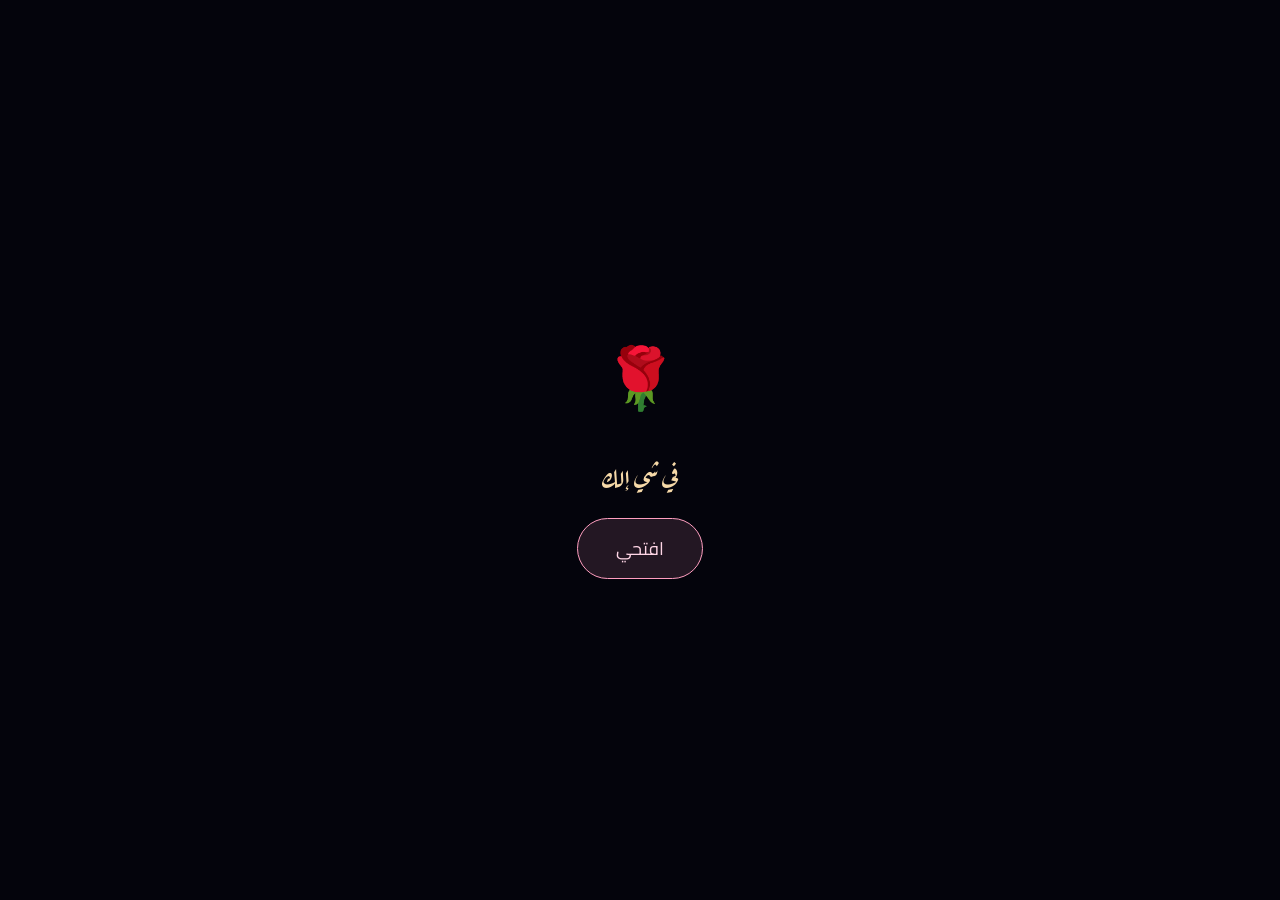
<file: love-page-2/index.html>
<!doctype html>
<html lang="ar" dir="rtl">
<head>
<meta charset="utf-8">
<meta name="viewport" content="width=device-width, initial-scale=1, viewport-fit=cover">
<title>بحبك يا أحلى وردة</title>
<link rel="preconnect" href="https://fonts.googleapis.com">
<link href="https://fonts.googleapis.com/css2?family=Aref+Ruqaa:wght@400;700&family=Cairo:wght@300;400&display=swap" rel="stylesheet">
<style>
  *{box-sizing:border-box;margin:0;padding:0}
  html,body{height:100%;background:#04040c;overflow:hidden}
  body{font-family:'Cairo',sans-serif;color:#ffd6e6}
  canvas{position:fixed;inset:0;width:100%;height:100%;display:block}

  #quote{
    position:fixed;top:max(5vh,28px);left:0;right:0;text-align:center;z-index:3;padding:0 16px;
    font-family:'Aref Ruqaa',serif;font-weight:700;font-size:clamp(30px,7.5vw,56px);line-height:1.5;
    color:#ffe3ee;text-shadow:0 0 18px rgba(255,150,190,.55);min-height:1.6em;
  }
  #quote .caret{display:inline-block;width:2px;height:.9em;background:#ffb6cf;margin-inline-start:6px;vertical-align:middle;animation:blink 1s steps(1) infinite}
  @keyframes blink{50%{opacity:0}}

  #intro{
    position:fixed;inset:0;z-index:10;display:flex;flex-direction:column;align-items:center;justify-content:center;gap:22px;
    background:#04040c;transition:opacity 1s ease,visibility 1s;
  }
  #intro.hide{opacity:0;visibility:hidden}
  #intro .rose{font-size:60px;animation:pulse 2s ease-in-out infinite}
  #intro p{font-family:'Aref Ruqaa',serif;font-size:26px;color:#f6d9a8}
  #openBtn{
    font-family:'Cairo',sans-serif;font-size:18px;padding:13px 38px;border-radius:999px;border:1px solid #ff9ec0;
    background:rgba(255,158,192,.12);color:#ffd6e6;cursor:pointer;transition:.3s;
  }
  #openBtn:hover{background:#ff9ec0;color:#2a0f1c;transform:scale(1.05)}
  @keyframes pulse{50%{transform:scale(1.15)}}

  #music{
    position:fixed;top:14px;left:14px;z-index:5;width:42px;height:42px;border-radius:50%;
    border:1px solid rgba(255,158,192,.6);background:rgba(4,4,12,.6);color:#ffd6e6;font-size:18px;cursor:pointer;
  }
</style>
</head>
<body>

<canvas id="c"></canvas>
<div id="quote"></div>
<button id="music" aria-label="music">🎵</button>

<div id="intro">
  <div class="rose">🌹</div>
  <p>في شي إلك</p>
  <button id="openBtn">افتحي</button>
</div>

<audio id="audio" src="music.mp3" loop preload="auto"></audio>

<script src="points.js"></script>
<script>
(() => {
  const TEXT = 'بحبك يا أحلى وردة بحياتي';
  const COLORS = ['#ffa5b9','#cda5ff','#a5d2ff','#ffd7af','#ffbed7'];

  const cv = document.getElementById('c');
  const ctx = cv.getContext('2d');
  const quote = document.getElementById('quote');
  const audio = document.getElementById('audio');
  let W, H, dpr, scale, ox, oy;

  function resize(){
    dpr = Math.min(window.devicePixelRatio || 1, 2);
    W = innerWidth; H = innerHeight;
    cv.width = W*dpr; cv.height = H*dpr;
    ctx.setTransform(dpr,0,0,dpr,0,0);
    const topSpace = Math.max(H*0.17, 90);
    const availH = H - topSpace - H*0.03;
    scale = Math.min(W*0.98/EDGE.w, availH/EDGE.h);
    ox = (W - EDGE.w*scale)/2;
    oy = topSpace + (availH - EDGE.h*scale)/2;
    parts.forEach(p => { p.tx = ox + p.sx*scale; p.ty = oy + p.sy*scale; });
  }

  // particles
  const parts = EDGE.p.map(([x,y]) => ({
    sx:x, sy:y, tx:0, ty:0,
    x:Math.random()*innerWidth, y:Math.random()*innerHeight,
    vx:(Math.random()-.5)*.6, vy:(Math.random()-.5)*.6,
    c:Math.floor(Math.random()*COLORS.length),
    s:.7+Math.random()*1.3,
    ph:Math.random()*6.28, delay:Math.random()
  }));
  // background stars
  const stars = Array.from({length:130},()=>({
    x:Math.random(), y:Math.random(), r:Math.random()*1.2+.3, ph:Math.random()*6.28
  }));
  resize(); addEventListener('resize', resize);

  let t0 = null, typed = false;
  const GATHER = 7000;   // ms for particles to fly in

  const ease = t => t<.5 ? 4*t*t*t : 1-Math.pow(-2*t+2,3)/2;

  function frame(now){
    if(t0===null) t0 = now;
    const t = now - t0;
    ctx.fillStyle = 'rgba(4,4,12,.35)';
    ctx.fillRect(0,0,W,H);

    // stars
    for(const s of stars){
      const a = .25 + .35*Math.sin(now/700 + s.ph);
      ctx.fillStyle = `rgba(255,220,235,${a})`;
      ctx.fillRect(s.x*W, s.y*H, s.r, s.r);
    }

    const buckets = COLORS.map(()=>[]);
    for(const p of parts){
      const local = Math.min(1, Math.max(0, (t - p.delay*GATHER*0.55) / (GATHER*0.45)));
      const k = ease(local);
      let x, y;
      if(local < 1){
        // drift while waiting, then glide to target
        p.x += p.vx; p.y += p.vy;
        if(p.x<0||p.x>W) p.vx*=-1;
        if(p.y<0||p.y>H) p.vy*=-1;
        x = p.x + (p.tx - p.x)*k;
        y = p.y + (p.ty - p.y)*k;
      } else {
        x = p.tx + Math.sin(now/900 + p.ph)*.6;
        y = p.ty + Math.cos(now/1100 + p.ph)*.6;
      }
      p.rx = x; p.ry = y;
      buckets[p.c].push(p);
    }
    const tw = now/260;
    buckets.forEach((arr,i)=>{
      ctx.fillStyle = COLORS[i];
      for(const p of arr){
        const sz = p.s * (0.8 + 0.5*Math.sin(tw + p.ph)) * Math.max(1.1, scale*2.4);
        ctx.globalAlpha = .7 + .3*Math.abs(Math.sin(tw*.7 + p.ph));
        ctx.fillRect(p.rx, p.ry, sz, sz);
      }
    });
    ctx.globalAlpha = 1;

    if(!typed && t > GATHER*0.8){ typed = true; typeText(); }
    requestAnimationFrame(frame);
  }

  function typeText(){
    let i = 0;
    const caret = '<span class="caret"></span>';
    const step = () => {
      i++;
      quote.innerHTML = TEXT.slice(0,i) + caret;
      if(i < TEXT.length) setTimeout(step, 190);
    };
    step();
  }

  // start
  let started = false;
  document.getElementById('openBtn').addEventListener('click', () => {
    document.getElementById('intro').classList.add('hide');
    audio.volume = .75;
    audio.play().catch(()=>{});
    if(!started){ started = true; t0 = null; requestAnimationFrame(frame); }
  });

  const musicBtn = document.getElementById('music');
  musicBtn.addEventListener('click', () => {
    if(audio.paused){ audio.play(); musicBtn.textContent = '🎵'; }
    else { audio.pause(); musicBtn.textContent = '🔇'; }
  });

  // draw a first dark frame behind the intro
  ctx.fillStyle = '#04040c'; ctx.fillRect(0,0,W,H);
})();
</script>
</body>
</html>
</file>
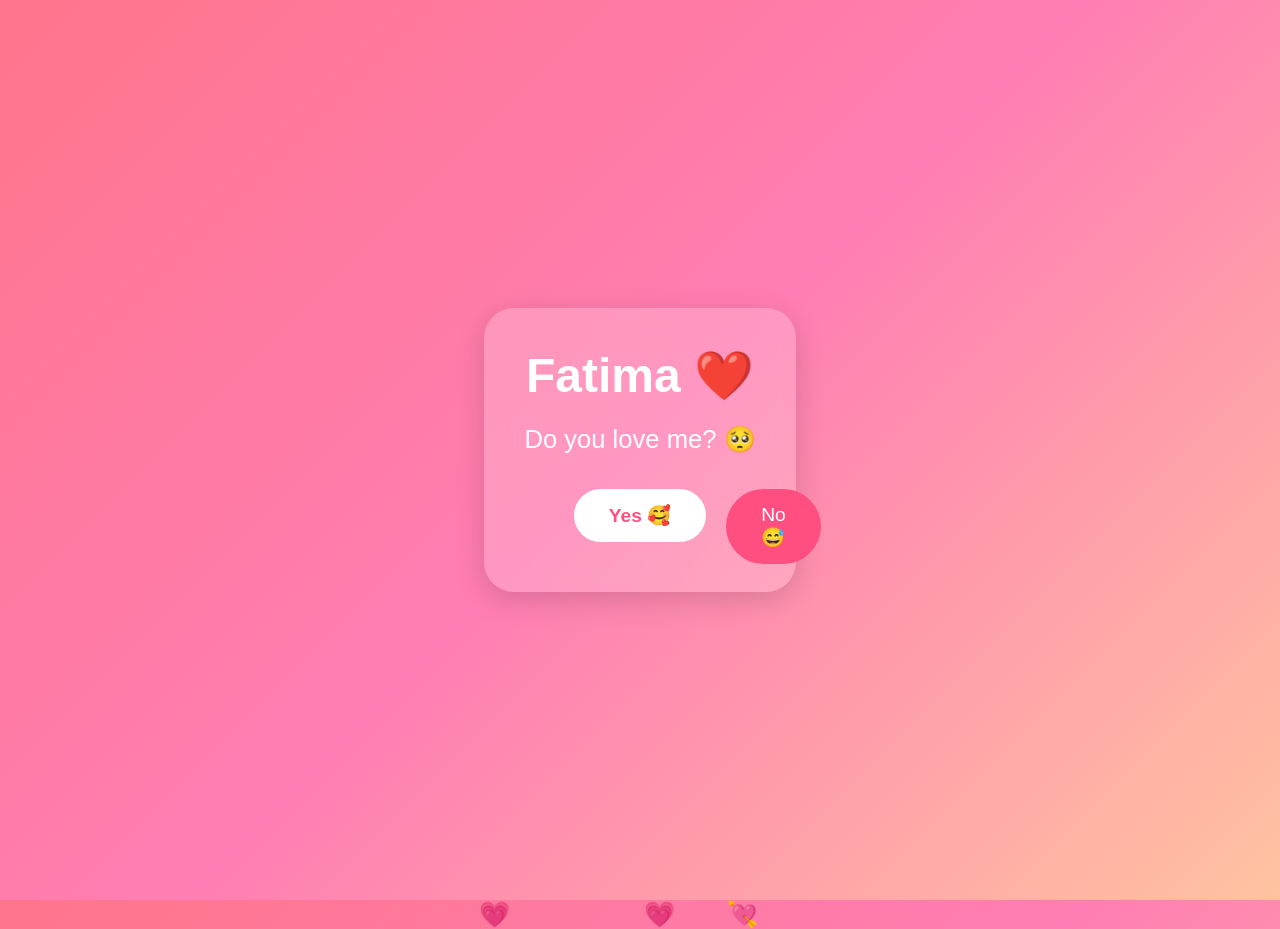
<file: Click.html>
<!DOCTYPE html>
<html lang="en">
<head>
<meta charset="UTF-8">
<meta name="viewport" content="width=device-width, initial-scale=1.0">
<title>For Fatima ❤️</title>

<style>
*{
    margin:0;
    padding:0;
    box-sizing:border-box;
}

body{
    font-family:'Segoe UI',sans-serif;
    overflow:hidden;
    height:100vh;
    background:linear-gradient(135deg,#ff758c,#ff7eb3,#ffc3a0);
}

.page{
    width:100%;
    height:100vh;
    display:flex;
    flex-direction:column;
    justify-content:center;
    align-items:center;
    text-align:center;
}

.hidden{
    display:none;
}

.card{
    background:rgba(255,255,255,0.2);
    backdrop-filter:blur(10px);
    padding:40px;
    border-radius:30px;
    box-shadow:0 8px 30px rgba(0,0,0,0.15);
}

h1{
    color:white;
    font-size:3rem;
    margin-bottom:20px;
}

p{
    color:white;
    font-size:1.2rem;
    margin-top:15px;
}

button{
    border:none;
    border-radius:50px;
    padding:15px 35px;
    margin:10px;
    font-size:1.2rem;
    cursor:pointer;
    transition:0.3s;
}

#yesBtn{
    background:white;
    color:#ff4f81;
    font-weight:bold;
}

#yesBtn:hover{
    transform:scale(1.1);
}

#noBtn{
    background:#ff4f81;
    color:white;
    position:absolute;
}

.heart{
    position:absolute;
    color:white;
    font-size:25px;
    animation:float linear infinite;
    pointer-events:none;
}

@keyframes float{
    from{
        transform:translateY(100vh);
        opacity:1;
    }
    to{
        transform:translateY(-120px);
        opacity:0;
    }
}

.big-heart{
    font-size:90px;
    animation:pulse 1.5s infinite;
}

@keyframes pulse{
    0%{transform:scale(1);}
    50%{transform:scale(1.15);}
    100%{transform:scale(1);}
}

.message{
    max-width:700px;
    line-height:1.8;
    margin-top:20px;
}

.sparkle{
    position:absolute;
    font-size:20px;
    animation:twinkle 2s infinite;
}

@keyframes twinkle{
    0%,100%{opacity:0.2;}
    50%{opacity:1;}
}
</style>
</head>

<body>

<div id="page1" class="page">
    <div class="card">
        <h1>Fatima ❤️</h1>
        <p style="font-size:1.6rem;">Do you love me? 🥺</p>

        <div style="margin-top:25px;">
            <button id="yesBtn">Yes 🥰</button>
            <button id="noBtn">No 😅</button>
        </div>
    </div>
</div>

<div id="page2" class="page hidden">

    <div class="big-heart">❤️</div>

    <h1>I LOVE YOU TOO, FATIMA ❤️</h1>

    <div class="card message">
        <p>
            Every day with you is my favorite day. 💕
            <br><br>
            Your smile makes everything better,
            your kindness makes life brighter,
            and your presence makes my world complete.
            <br><br>
            Thank you for being you. 🌹
            <br><br>
            I hope this little surprise made you smile.
            <br><br>
            Love always,
            <br>
            <strong> Abbas ❤️</strong>
        </p>
    </div>

    <h2 style="margin-top:25px;color:white;font-size:2rem;">
        🥰 💖 🌹 💕 ✨ 💘 ❤️
    </h2>

</div>

<script>

// Floating hearts in background
function createHeart(){
    const heart = document.createElement("div");
    heart.classList.add("heart");
    heart.innerHTML = ["❤️","💖","💕","💘","💗"][Math.floor(Math.random()*5)];

    heart.style.left = Math.random()*100 + "vw";
    heart.style.animationDuration = (Math.random()*4+3)+"s";

    document.body.appendChild(heart);

    setTimeout(()=>{
        heart.remove();
    },7000);
}

setInterval(createHeart,300);

// No button escapes
const noBtn = document.getElementById("noBtn");

function moveButton(){
    const maxX = window.innerWidth - 120;
    const maxY = window.innerHeight - 80;

    noBtn.style.left = Math.random()*maxX + "px";
    noBtn.style.top = Math.random()*maxY + "px";
}

noBtn.addEventListener("mouseover", moveButton);
noBtn.addEventListener("click", moveButton);
noBtn.addEventListener("touchstart", moveButton);

// Yes button
document.getElementById("yesBtn").addEventListener("click",()=>{

    document.getElementById("page1").classList.add("hidden");
    document.getElementById("page2").classList.remove("hidden");

    for(let i=0;i<40;i++){
        setTimeout(createHeart,i*100);
    }

    // Sparkles
    for(let i=0;i<30;i++){
        const star=document.createElement("div");
        star.classList.add("sparkle");
        star.innerHTML="✨";

        star.style.left=Math.random()*100+"vw";
        star.style.top=Math.random()*100+"vh";

        document.body.appendChild(star);
    }
});

</script>

</body>
</html>
</file>
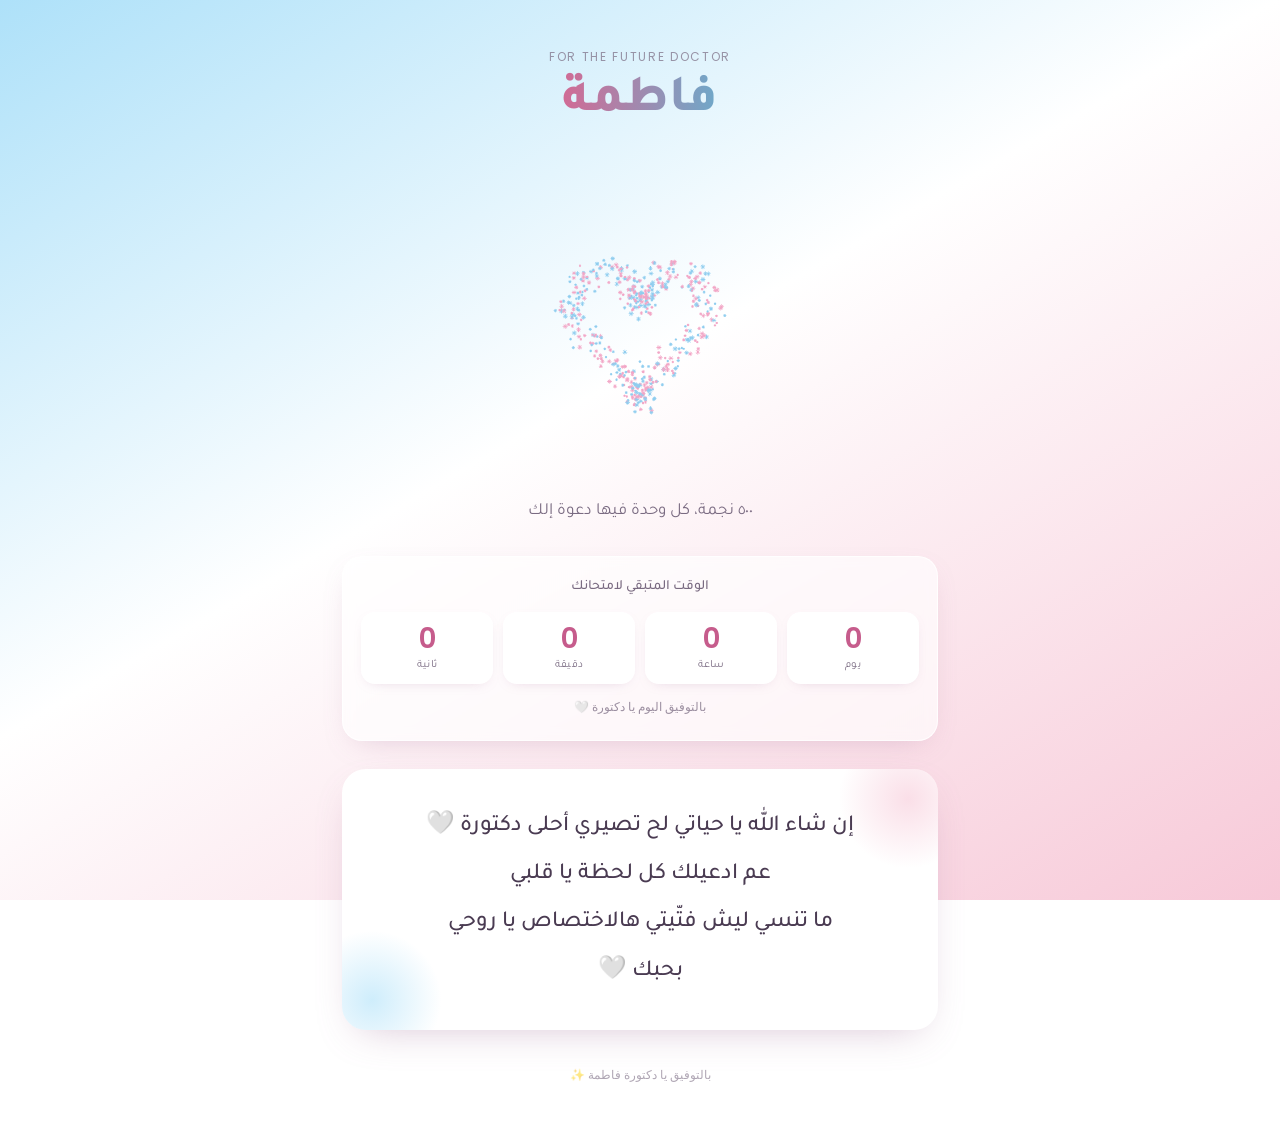
<file: fatima.html>
<!DOCTYPE html>
<html lang="ar" dir="rtl">
<head>
<meta charset="UTF-8">
<meta name="viewport" content="width=device-width, initial-scale=1, viewport-fit=cover">
<title>لفاطمة 🤍</title>
<link rel="preconnect" href="https://fonts.googleapis.com">
<link rel="preconnect" href="https://fonts.gstatic.com" crossorigin>
<link href="https://fonts.googleapis.com/css2?family=Tajawal:wght@300;400;500;700;800&family=Poppins:wght@300;400;500;600&display=swap" rel="stylesheet">
<style>
  :root{
    --pink:#f7c9d8;
    --pink-deep:#f3a9c4;
    --sky:#aee1f9;
    --sky-deep:#8fd0f3;
    --white:#ffffff;
    --ink:#4a3b52;
    --ink-soft:#7a6b82;
    --star-pink:#f2a6c6;
    --star-blue:#8fcdef;
    box-sizing:border-box;
    padding-top: env(safe-area-inset-top, 0px);
    padding-bottom: env(safe-area-inset-bottom, 0px);
  }
  *{box-sizing:border-box;}
  html,body{
    margin:0;
    min-height:100%;
    background: linear-gradient(150deg, var(--sky) 0%, var(--white) 45%, var(--pink) 100%);
    background-attachment:fixed;
    font-family:'Tajawal', sans-serif;
    color:var(--ink);
    overflow-x:hidden;
  }
  html{ scroll-padding-top: env(safe-area-inset-top, 0px); }

  .wrap{
    max-width:640px;
    margin:0 auto;
    padding:48px 22px 64px;
    min-height:100vh;
    display:flex;
    flex-direction:column;
    align-items:center;
  }

  .eng-label{
    font-family:'Poppins', sans-serif;
    font-size:12px;
    letter-spacing:0.14em;
    color:var(--ink-soft);
    opacity:0.7;
    margin-bottom:6px;
  }

  h1.name{
    font-size:clamp(34px, 8vw, 52px);
    font-weight:800;
    margin:0 0 2px;
    background:linear-gradient(90deg, #d16b95, #6fa8c9);
    -webkit-background-clip:text;
    background-clip:text;
    color:transparent;
  }

  .canvas-wrap{
    position:relative;
    width:min(78vw, 340px);
    aspect-ratio:1/1;
    margin: 18px 0 8px;
  }
  canvas{
    width:100%;
    height:100%;
    display:block;
  }

  .tagline{
    text-align:center;
    font-size:17px;
    color:var(--ink-soft);
    margin:0 0 34px;
    font-weight:400;
  }

  /* Countdown */
  .countdown-card{
    width:100%;
    background:rgba(255,255,255,0.65);
    backdrop-filter: blur(6px);
    border:1px solid rgba(255,255,255,0.8);
    border-radius:20px;
    padding:22px 18px 24px;
    box-shadow: 0 10px 30px -14px rgba(160, 110, 150, 0.35);
    margin-bottom:28px;
  }
  .countdown-title{
    text-align:center;
    font-size:14px;
    font-weight:500;
    color:var(--ink-soft);
    margin:0 0 16px;
  }
  .countdown-grid{
    display:grid;
    grid-template-columns:repeat(4,1fr);
    gap:10px;
  }
  .cd-unit{
    background:var(--white);
    border-radius:14px;
    padding:12px 4px;
    text-align:center;
    box-shadow: 0 4px 14px -8px rgba(160,110,150,0.4);
  }
  .cd-num{
    font-family:'Poppins', sans-serif;
    font-size:clamp(20px, 5.5vw, 28px);
    font-weight:600;
    color:#c65c8c;
    line-height:1.1;
  }
  .cd-label{
    font-size:11px;
    color:var(--ink-soft);
    margin-top:4px;
    letter-spacing:0.02em;
  }
  .exam-date{
    text-align:center;
    font-size:12px;
    color:var(--ink-soft);
    margin-top:14px;
    font-family:'Poppins', sans-serif;
    opacity:0.75;
  }

  /* Message card */
  .message-card{
    width:100%;
    background:var(--white);
    border-radius:24px;
    padding:34px 26px;
    box-shadow: 0 14px 40px -18px rgba(160, 110, 150, 0.45);
    position:relative;
    overflow:hidden;
  }
  .message-card::before{
    content:"";
    position:absolute;
    top:-40px;
    right:-40px;
    width:140px;
    height:140px;
    background: radial-gradient(circle, var(--pink) 0%, transparent 70%);
    opacity:0.6;
  }
  .message-card::after{
    content:"";
    position:absolute;
    bottom:-40px;
    left:-40px;
    width:140px;
    height:140px;
    background: radial-gradient(circle, var(--sky) 0%, transparent 70%);
    opacity:0.6;
  }
  .message-text{
    position:relative;
    font-size:clamp(19px, 4.6vw, 23px);
    line-height:2.1;
    font-weight:500;
    color:var(--ink);
    text-align:center;
    white-space:pre-line;
  }
  .heart-emoji{
    color:#e39ab8;
  }

  footer{
    margin-top:36px;
    text-align:center;
    font-size:12px;
    color:var(--ink-soft);
    opacity:0.6;
    font-family:'Poppins', sans-serif;
  }

  @media (prefers-reduced-motion: reduce){
    * { animation-duration: 0.001ms !important; }
  }
</style>
</head>
<body>
<div class="wrap">

  <div class="eng-label">FOR THE FUTURE DOCTOR</div>
  <h1 class="name">فاطمة</h1>

  <div class="canvas-wrap">
    <canvas id="c" width="600" height="600"></canvas>
  </div>

  <p class="tagline">٥٠٠ نجمة، كل وحدة فيها دعوة إلك</p>

  <div class="countdown-card">
    <div class="countdown-title">الوقت المتبقي لامتحانك</div>
    <div class="countdown-grid">
      <div class="cd-unit"><div class="cd-num" id="cd-days">-</div><div class="cd-label">يوم</div></div>
      <div class="cd-unit"><div class="cd-num" id="cd-hours">-</div><div class="cd-label">ساعة</div></div>
      <div class="cd-unit"><div class="cd-num" id="cd-mins">-</div><div class="cd-label">دقيقة</div></div>
      <div class="cd-unit"><div class="cd-num" id="cd-secs">-</div><div class="cd-label">ثانية</div></div>
    </div>
    <div class="exam-date" id="exam-note">الامتحان بتاريخ ٢٤ أيلول</div>
  </div>

  <div class="message-card">
    <div class="message-text">إن شاء الله يا حياتي لح تصيري أحلى دكتورة <span class="heart-emoji">🤍</span>
عم ادعيلك كل لحظة يا قلبي
ما تنسي ليش فتّيتي هالاختصاص يا روحي
بحبك <span class="heart-emoji">🤍</span></div>
  </div>

  <footer>بالتوفيق يا دكتورة فاطمة ✨</footer>
</div>

<script>
// ---------- Heart of stars animation (pink + sky blue palette) ----------
const canvas = document.getElementById('c');
const ctx = canvas.getContext('2d');
const W = canvas.width, H = canvas.height;
const CX = W/2, CY = H/2;

const N = 500;
const STEPS = 50;
const FRAME_MS = 25;
const PAUSE_MS = 1600;

function rand(min, max){ return Math.random() * (max - min) + min; }
function randInt(min, max){ return Math.floor(rand(min, max+1)); }

function buildStars(){
  const stars = [];
  for(let i=0;i<N;i++){
    const a = 2*Math.PI*(i/N);
    const baseX = 16 * Math.pow(Math.sin(a),3) * 8.2;
    const baseY = (13*Math.cos(a) - 5*Math.cos(2*a) - 2*Math.cos(3*a) - Math.cos(4*a)) * 8.2;

    const tx = baseX + rand(-12,12);
    const ty = baseY + rand(-12,12);

    const sx = randInt(-260,260);
    const sy = randInt(-260,260);
    const size = rand(2,4.5);
    const color = Math.random() < 0.5 ? '#f2a6c6' : '#8fcdef';

    stars.push({sx, sy, tx, ty, size, color});
  }
  return stars;
}

function toCanvas(x, y){
  return [CX + x, CY - y];
}

function drawStar(x, y, size, color){
  const [cx, cy] = toCanvas(x, y);
  ctx.strokeStyle = color;
  ctx.lineWidth = 1.1;
  ctx.beginPath();
  [0,45,90,135].forEach(angleDeg => {
    const rad = angleDeg * Math.PI/180;
    const dx = size * Math.cos(rad);
    const dy = size * Math.sin(rad);
    const [x1,y1] = toCanvas(x - dx, y - dy);
    const [x2,y2] = toCanvas(x + dx, y + dy);
    ctx.moveTo(x1,y1);
    ctx.lineTo(x2,y2);
  });
  ctx.stroke();
}

function easeSin(progress){
  return Math.sin(progress * Math.PI / 2);
}

let stars = buildStars();
let frame = 0;
let holding = false;
let holdStart = 0;

function render(now){
  if(holding){
    if(now - holdStart >= PAUSE_MS){
      holding = false;
      stars = buildStars();
      frame = 0;
    }
    requestAnimationFrame(render);
    return;
  }

  ctx.clearRect(0,0,W,H);
  const progress = frame / STEPS;
  const eased = easeSin(progress);

  for(const s of stars){
    const cx = s.sx + (s.tx - s.sx) * eased;
    const cy = s.sy + (s.ty - s.sy) * eased;
    drawStar(cx, cy, s.size, s.color);
  }

  frame++;
  if(frame > STEPS){
    holding = true;
    holdStart = now;
    requestAnimationFrame(render);
    return;
  }
  setTimeout(() => requestAnimationFrame(render), FRAME_MS);
}
requestAnimationFrame(render);

// ---------- Countdown to exam ----------
// Exam date: September 24, 2026, start of day (local time)
const examDate = new Date(2026, 8, 24, 0, 0, 0);

function updateCountdown(){
  const now = new Date();
  let diff = examDate - now;

  const daysEl = document.getElementById('cd-days');
  const hoursEl = document.getElementById('cd-hours');
  const minsEl = document.getElementById('cd-mins');
  const secsEl = document.getElementById('cd-secs');
  const note = document.getElementById('exam-note');

  if(diff <= 0){
    daysEl.textContent = '0';
    hoursEl.textContent = '0';
    minsEl.textContent = '0';
    secsEl.textContent = '0';
    note.textContent = 'بالتوفيق اليوم يا دكتورة 🤍';
    return;
  }

  const days = Math.floor(diff / (1000*60*60*24));
  const hours = Math.floor((diff / (1000*60*60)) % 24);
  const mins = Math.floor((diff / (1000*60)) % 60);
  const secs = Math.floor((diff / 1000) % 60);

  daysEl.textContent = days;
  hoursEl.textContent = hours;
  minsEl.textContent = mins;
  secsEl.textContent = secs;
}
updateCountdown();
setInterval(updateCountdown, 1000);
</script>
</body>
</html>
</file>
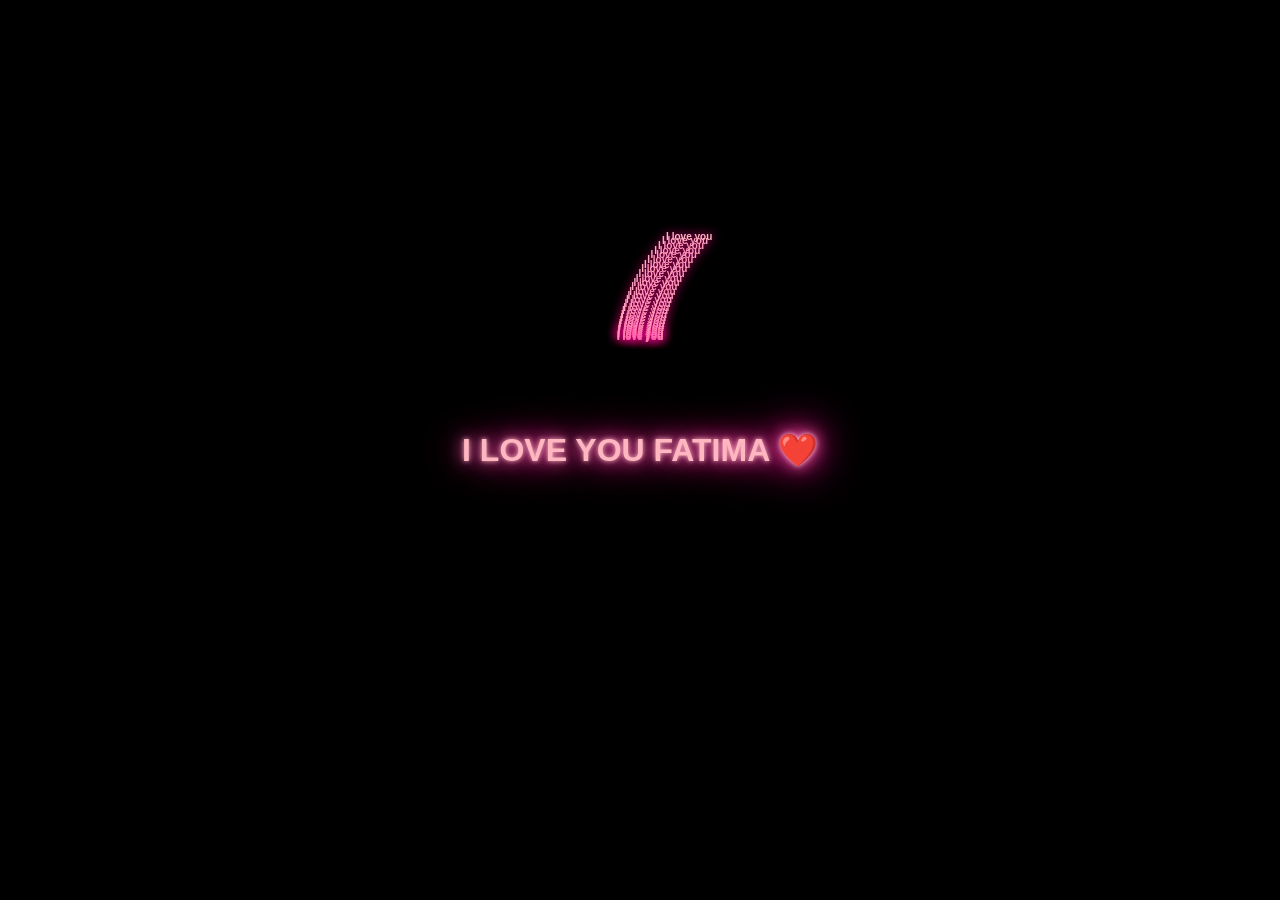
<file: love.html>
<!DOCTYPE html>
<html lang="en">
<head>
    <meta charset="UTF-8">
    <meta name="viewport" content="width=device-width, initial-scale=1.0">

    <title>I Love You Fatima ❤️</title>

    <style>
        * {
            margin: 0;
            padding: 0;
            box-sizing: border-box;
        }

        body {
            background: #000;
            overflow: hidden;
            width: 100vw;
            height: 100vh;

            display: flex;
            justify-content: center;
            align-items: center;
        }

        canvas {
            position: absolute;
            inset: 0;
        }

        .message {
            position: absolute;

            color: #ffb6c1;
            font-family: Arial, sans-serif;
            font-size: 32px;
            font-weight: bold;

            text-align: center;

            text-shadow:
                0 0 5px #ffb6c1,
                0 0 15px #ff69b4,
                0 0 30px #ff1493,
                0 0 50px #ff1493;

            opacity: 0;

            animation: messageAppear 3s ease-in-out forwards;
            animation-delay: 8s;

            z-index: 10;
        }

        @keyframes messageAppear {

            0% {
                opacity: 0;
                transform: scale(0.5);
            }

            60% {
                opacity: 1;
                transform: scale(1.1);
            }

            100% {
                opacity: 1;
                transform: scale(1);
            }

        }
    </style>
</head>

<body>

<canvas id="heartCanvas"></canvas>

<div class="message">
    I LOVE YOU FATIMA ❤️
</div>

<script>

    const canvas = document.getElementById("heartCanvas");
    const ctx = canvas.getContext("2d");

    canvas.width = window.innerWidth;
    canvas.height = window.innerHeight;


    /*
        HEART SETTINGS
    */

    const points = [];

    const scale = Math.min(
        window.innerWidth,
        window.innerHeight
    ) / 40;


    /*
        CREATE HEART
    */

    for (let i = 0; i < 360; i++) {

        const angle = i * Math.PI / 180;

        const x =
            16 * Math.pow(Math.sin(angle), 3);

        const y =
            13 * Math.cos(angle)
            - 5 * Math.cos(2 * angle)
            - 2 * Math.cos(3 * angle)
            - Math.cos(4 * angle);

        points.push({
            x: x * scale,
            y: -y * scale
        });
    }


    /*
        DRAWING PROGRESS
    */

    let progress = 0;


    function drawHeart() {

        ctx.clearRect(
            0,
            0,
            canvas.width,
            canvas.height
        );


        const centerX = canvas.width / 2;
        const centerY = canvas.height / 2;


        /*
            HOW MANY POINTS TO DRAW
        */

        const visiblePoints =
            Math.floor(progress * points.length);


        /*
            DRAW HEART
        */

        for (let i = 0; i < visiblePoints; i++) {

            const p = points[i];

            ctx.save();

            ctx.translate(
                centerX + p.x,
                centerY + p.y
            );


            ctx.font = "bold 10px Arial";

            ctx.textAlign = "center";
            ctx.textBaseline = "middle";


            ctx.fillStyle = "#ffb6c1";


            ctx.shadowColor = "#ff1493";
            ctx.shadowBlur = 12;


            ctx.fillText(
                "I love you",
                0,
                0
            );


            ctx.restore();
        }


        /*
            SLOW DRAWING
        */

        if (progress < 1) {

            progress += 0.0015;

            requestAnimationFrame(drawHeart);

        }

    }


    drawHeart();


    /*
        RESIZE
    */

    window.addEventListener(
        "resize",
        () => {

            canvas.width = window.innerWidth;
            canvas.height = window.innerHeight;

        }
    );

</script>

</body>
</html>
</file>
